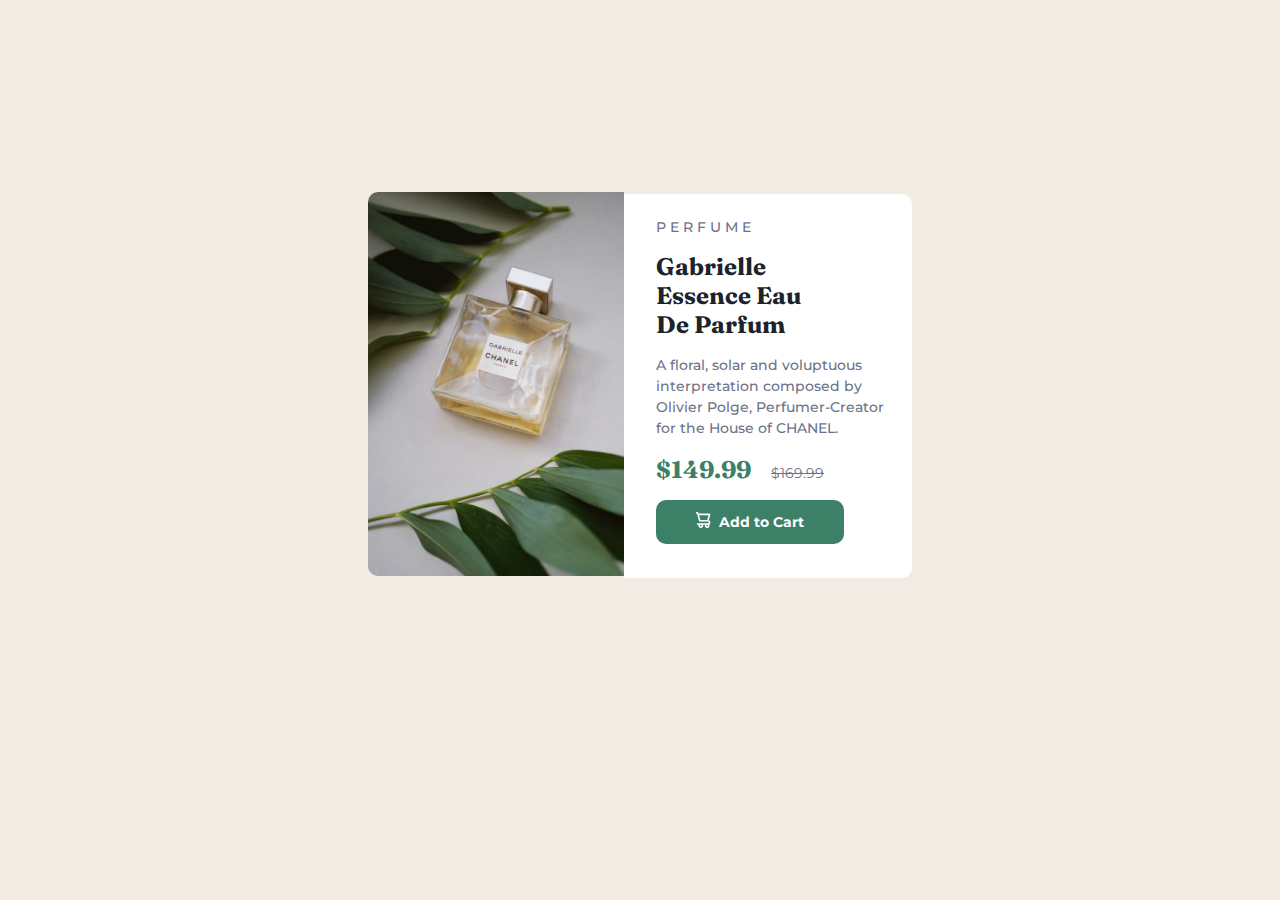
<file: index.html>
<!DOCTYPE html>
<html lang="en">
<head>
  <meta charset="UTF-8">
  <meta name="viewport" content="width=device-width, initial-scale=1.0"> <!-- displays site properly based on user's device -->
  <link rel="stylesheet" href="style.css">
  <link rel="icon" type="image/png" sizes="32x32" href="./images/favicon-32x32.png">
  <link rel="preconnect" href="https://fonts.googleapis.com">
  <link rel="preconnect" href="https://fonts.gstatic.com" crossorigin>
  <link href="https://fonts.googleapis.com/css2?family=Fraunces:ital,opsz,wght@0,9..144,100..900;1,9..144,100..900&family=Montserrat:ital,wght@0,100..900;1,100..900&display=swap" rel="stylesheet">

  <title>Frontend Mentor | Product preview card component</title>

  <!-- Feel free to remove these styles or customise in your own stylesheet 👍 -->
  <style>
    .attribution { font-size: 11px; text-align: center; }
    .attribution a { color: hsl(228, 45%, 44%); }
  </style>
</head>
<body>
  <div class="container">
    <div class="image">
      <img src="images/image-product-desktop.jpg"  class="image1">
    </div>
    
    <div class="product">
      <div class="perfume">PERFUME</div>
  
      <div class="title">Gabrielle Essence Eau De Parfum</div>
    
      <div class="text">A floral, solar and voluptuous interpretation composed by Olivier Polge, 
        Perfumer-Creator for the House of CHANEL.</div>
    
      <div class="price">
       <span class="new "> $149.99</span>
       <span class="old"> $169.99</span> 
    
      </div>
      <button class="button">
         <span ><img src="images/icon-cart.svg" class="image2">
        </span>Add to Cart
      </button > 
    </div>
    
  </div>

  
 
  
</body>
</html>
</file>
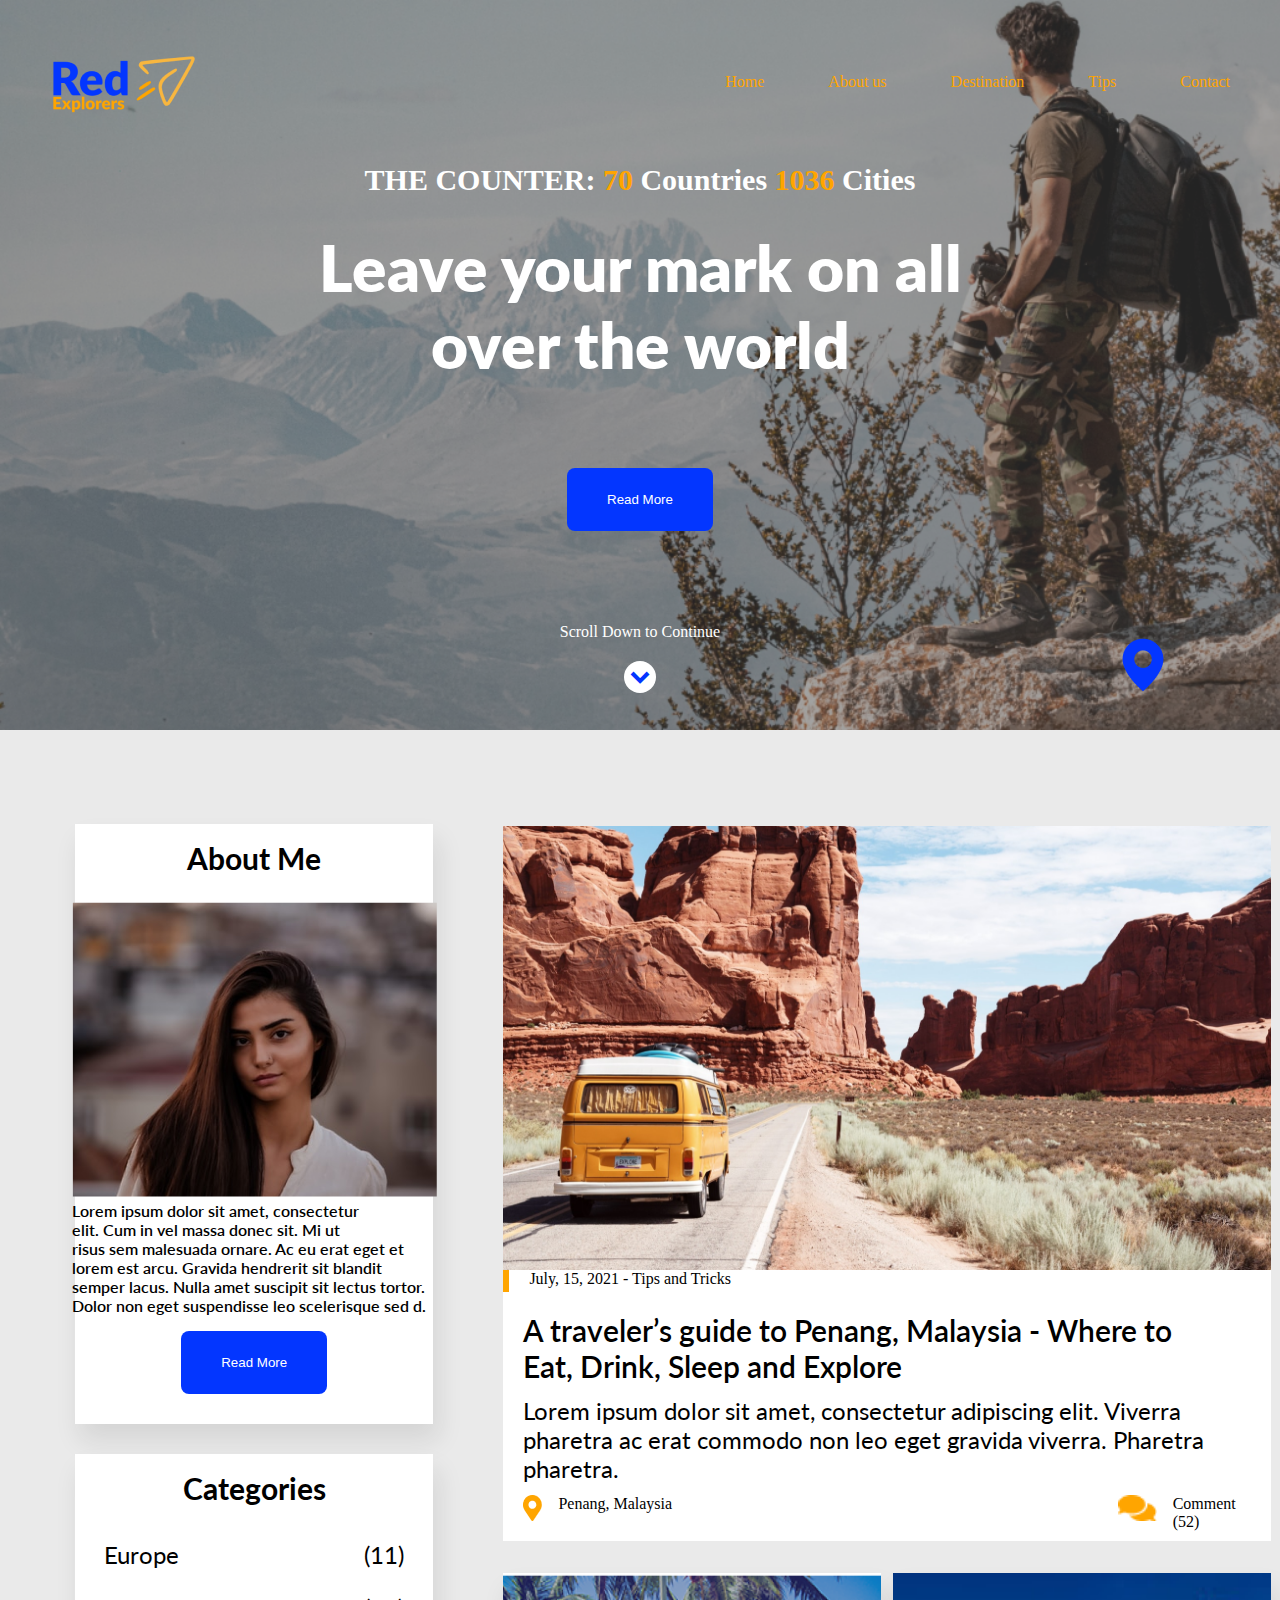
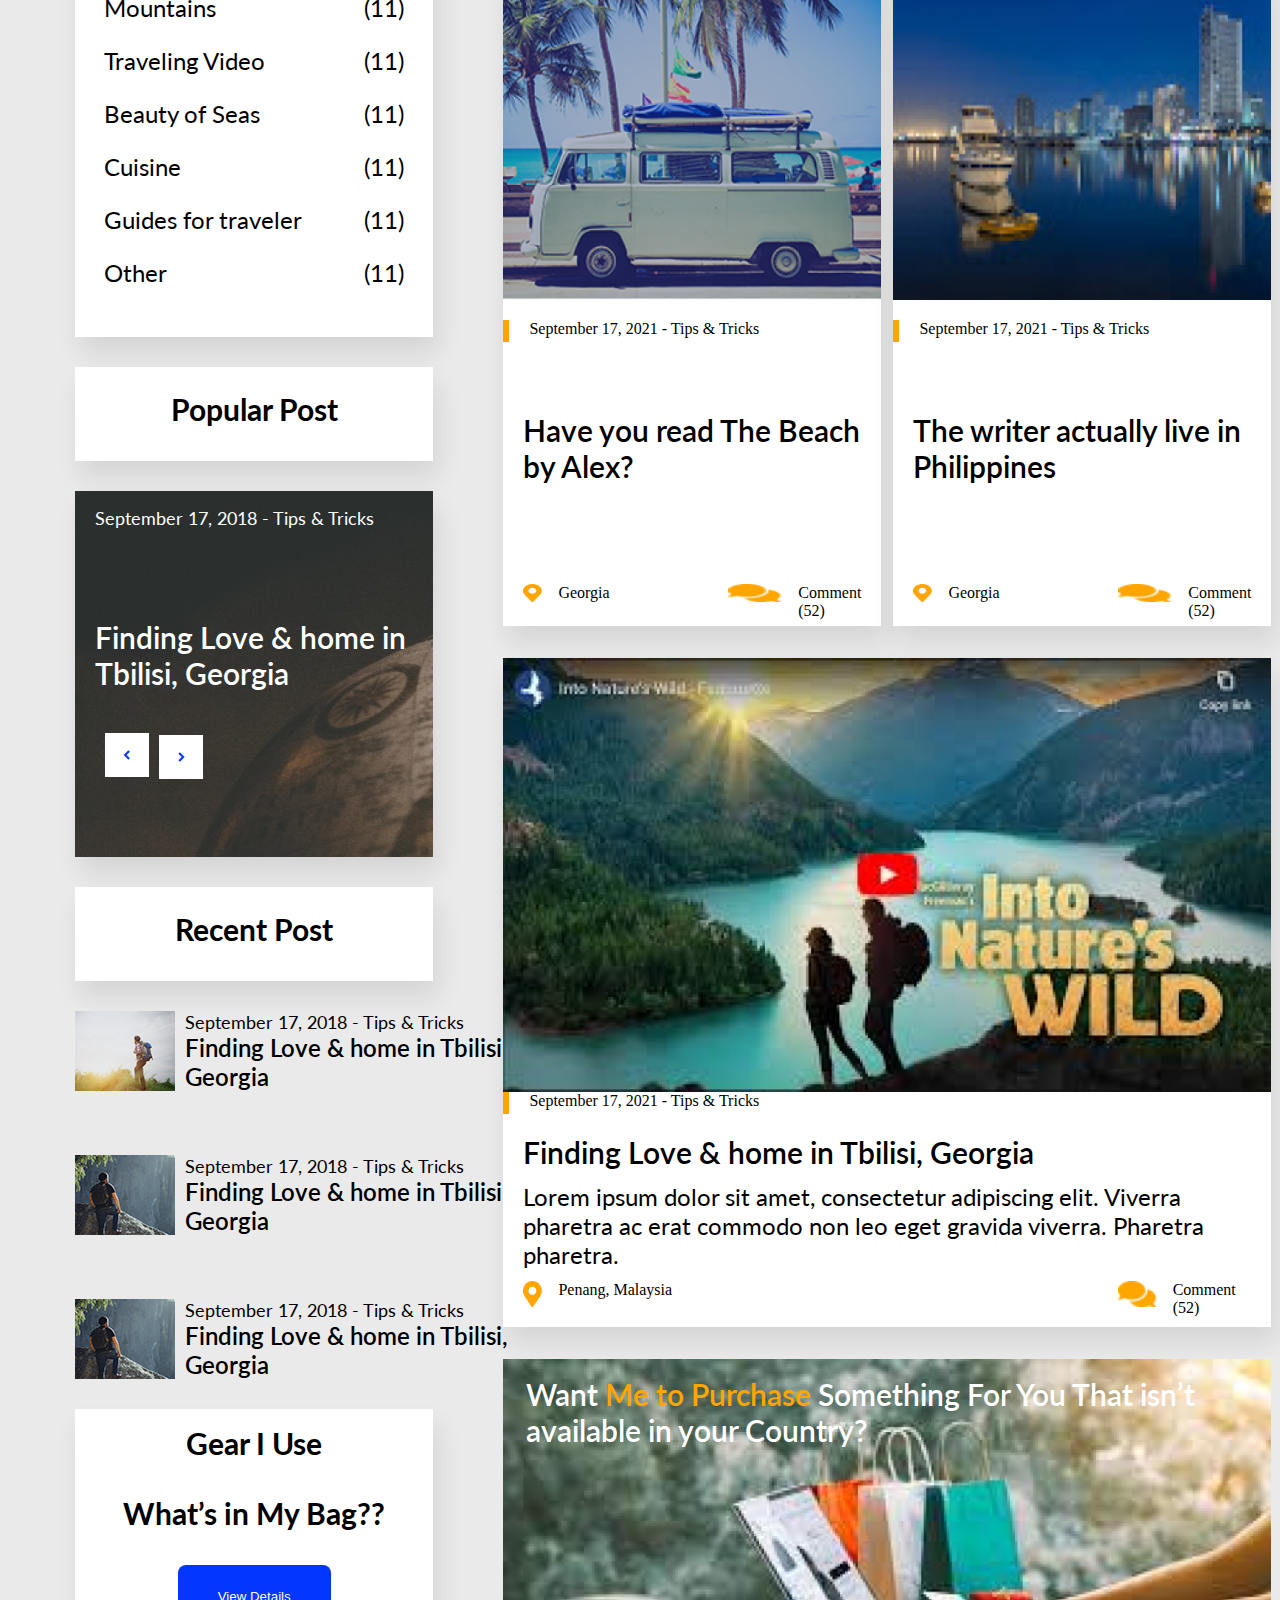
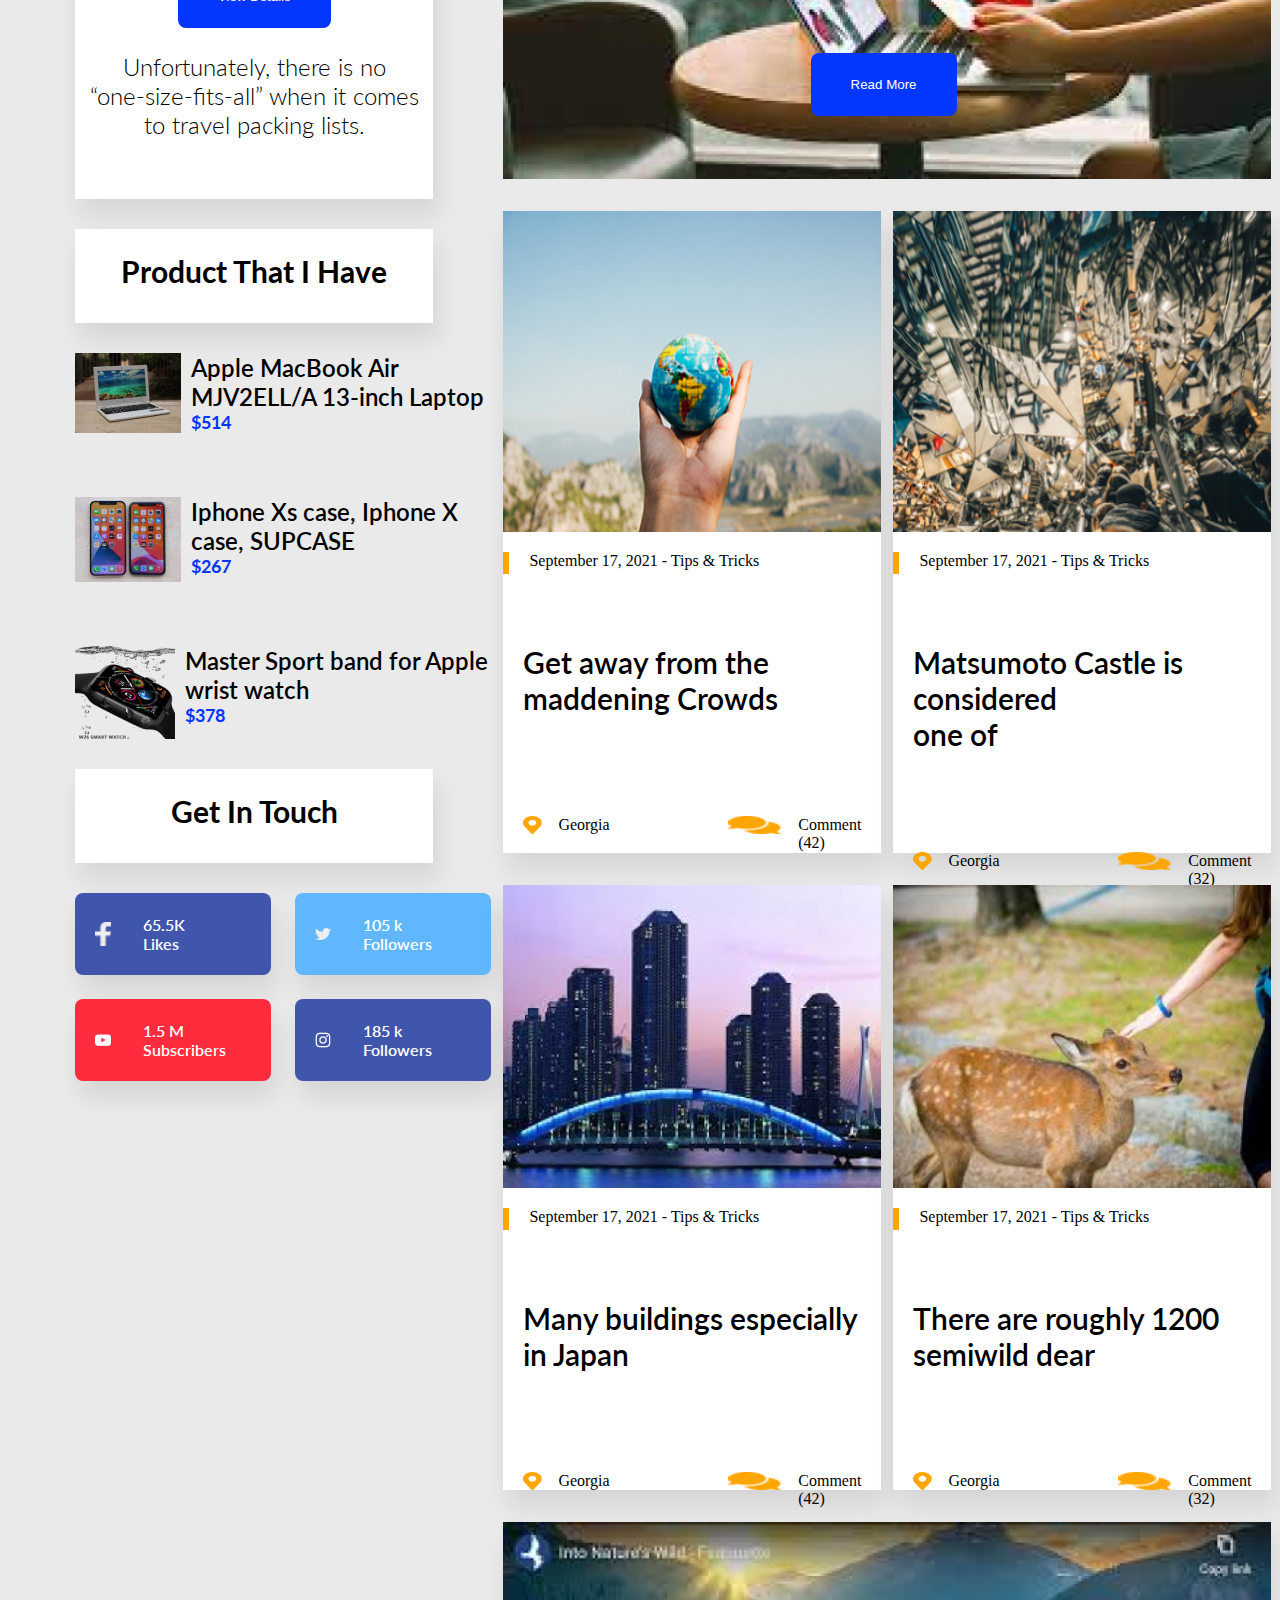
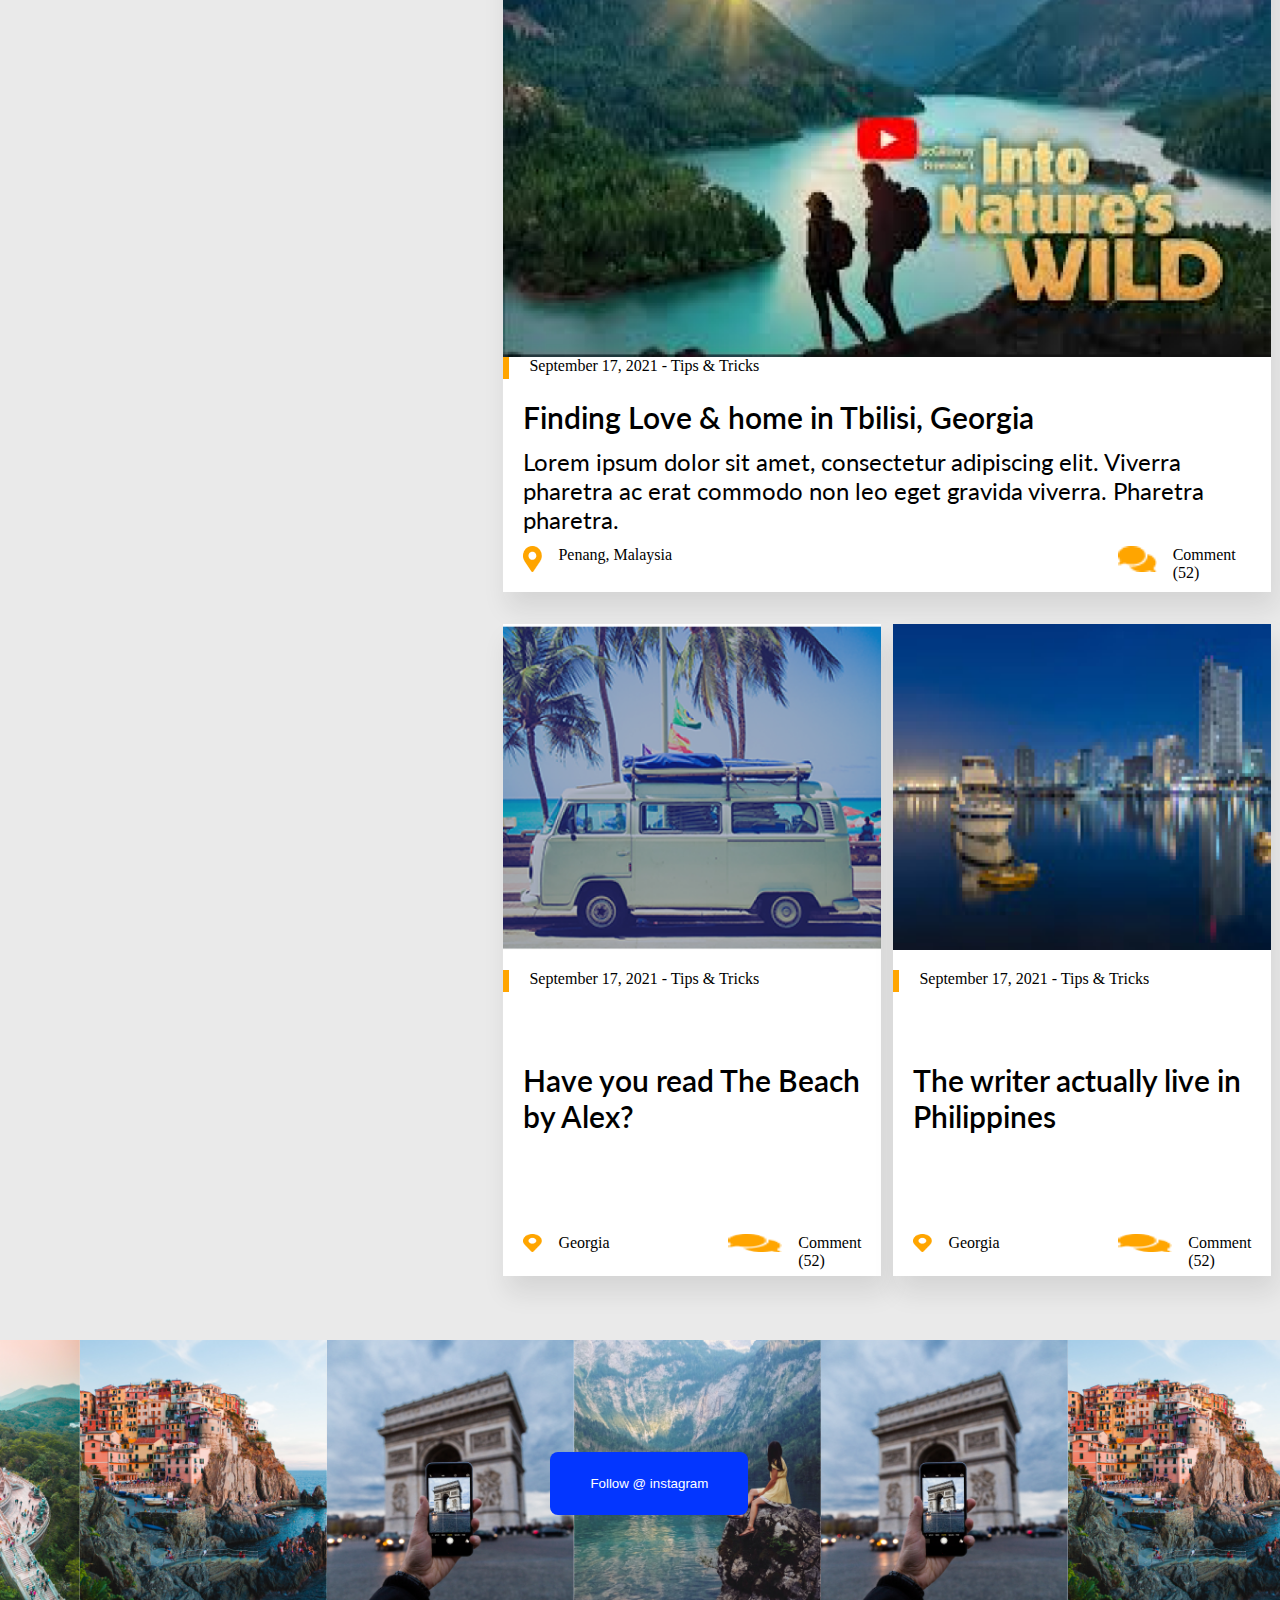
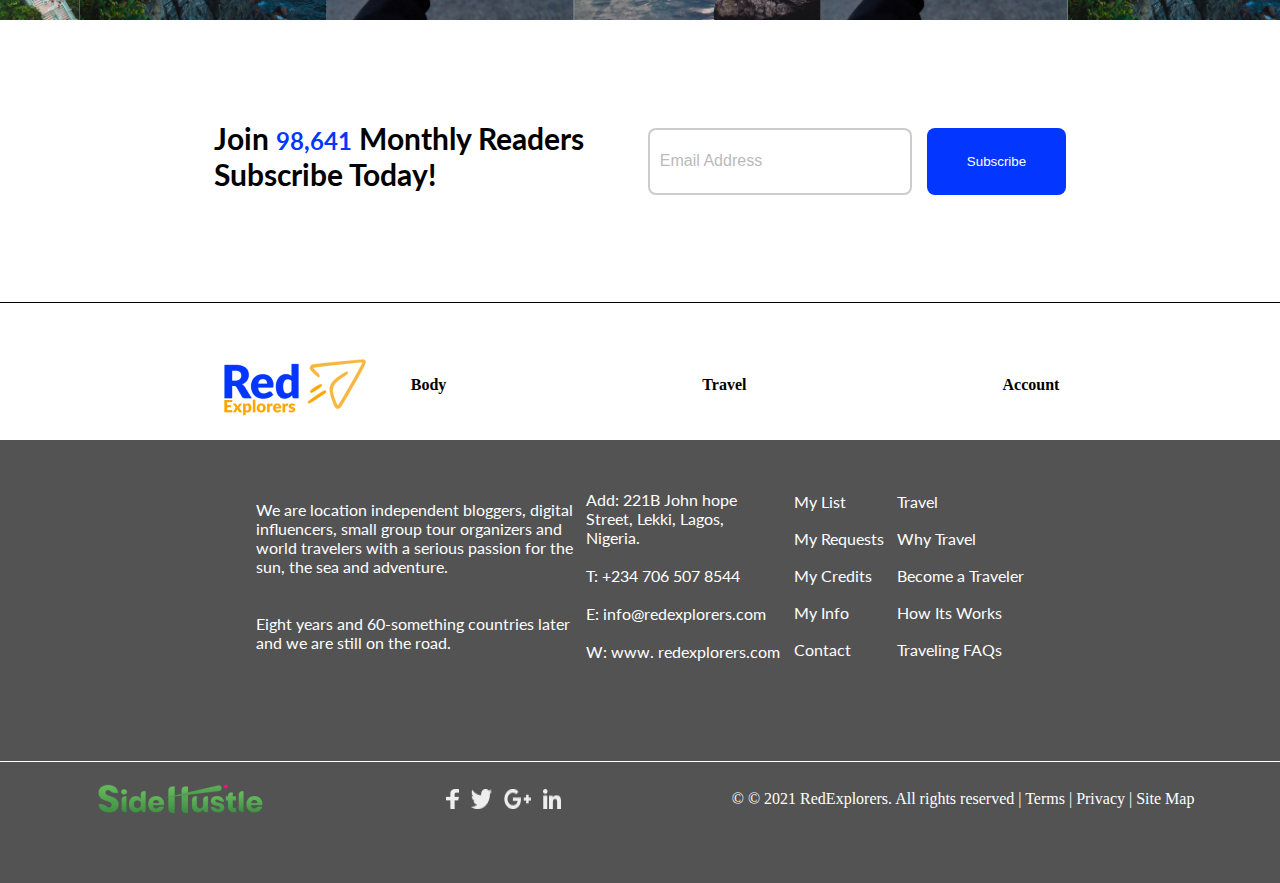
<file: Desktop/first challenge 48/index.html>
<!DOCTYPE html>
<html lang="en">
  <head>
    <meta charset="UTF-8" />
    <meta name="viewport" content="width=device-width, initial-scale=1.0" />
    <link rel="preconnect" href="https://fonts.googleapis.com" />
    <link rel="preconnect" href="https://fonts.gstatic.com" crossorigin />
    <link
      href="https://fonts.googleapis.com/css2?family=Lato:ital,wght@0,100;0,300;0,400;0,700;0,900;1,100;1,300;1,400;1,700;1,900&display=swap"
      rel="stylesheet"
    />
    <link
      href="https://unpkg.com/boxicons@2.1.4/css/boxicons.min.css"
      rel="stylesheet"
    />
    <link rel="stylesheet" href="style.css" />
    <title>Document</title>
  </head>
  <body>
    <div class="first--page">
      <header>
        <img src="stack image/icon/logo red.png" />
        <div class="nav">
          <a href="#home">Home</a>
          <a href="#home">About us</a>
          <a href="#home">Destination</a>
          <a href="#home">Tips</a>
          <a href="#home">Contact</a>
        </div>
      </header>
      
      <section>
        <div class="first-page">
          <p class="intro">
            THE COUNTER: <span class="number">70</span> Countries
            <span class="number">1036</span> Cities
          </p>
          <p class="title">
            Leave your mark on all <br />
            over the world
          </p>
          <button>Read More</button>
                   <div class="scroll-down">
                     <p>Scroll Down to Continue</p>
                    <div class="indique"><i class='bx bxs-chevron-down' style='color:#0336ff' ></i></div>

                   </div>
                   
            <img src="stack image/icon/location.png" alt="" class="location-absolute"> 
        </div>
      </section>
    </div>

    <div class="second--page">
      <div class="aside">
        <div class="card card1">
          <p class="title-aside">About Me</p>
          <div class="author">
            <img src="stack image/image/author.png" alt="author" />
            <p class="loremm">
              Lorem ipsum dolor sit amet, consectetur <br />
              elit. Cum in vel massa donec sit. Mi ut<br />
              risus sem malesuada ornare. Ac eu erat eget et<br />
              lorem est arcu. Gravida hendrerit sit blandit<br />
              semper lacus. Nulla amet suscipit sit lectus tortor.<br />
              Dolor non eget suspendisse leo scelerisque sed d.
            </p>
          </div>
          <button>Read More</button>
        </div>

        <div class="card card2">
          <p class="title-aside">Categories</p>
          <div class="Categories">
            <p class="lorem">Europe</p>
            <p class="lorem">(11)</p>
          </div>
          <div class="Categories">
            <p class="lorem">Mountains</p>
            <p class="lorem">(11)</p>
          </div>
          <div class="Categories">
            <p class="lorem">Traveling Video</p>
            <p class="lorem">(11)</p>
          </div>
          <div class="Categories">
            <p class="lorem">Beauty of Seas</p>
            <p class="lorem">(11)</p>
          </div>
          <div class="Categories">
            <p class="lorem">Cuisine</p>
            <p class="lorem">(11)</p>
          </div>
          <div class="Categories">
            <p class="lorem">Guides for traveler</p>
            <p class="lorem">(11)</p>
          </div>
          <div class="Categories">
            <p class="lorem">Other</p>
            <p class="lorem">(11)</p>
          </div>
        </div>

        <div class="card card3">
          <p class="title-aside">Popular Post</p>
        </div>
        <div class="card card4">
          <div class="author deux">
            <p class="lorem">September 17, 2018 - Tips & Tricks</p>
            <p class="intro-grid">
              Finding Love & home in <br />Tbilisi, Georgia
            </p>
            <div class="chevron-left"><i class="bx bxs-chevron-left"></i></div>
            <div class="chevron-right">
              <i class="bx bxs-chevron-right"></i>
            </div>
          </div>
        </div>
        <div class="card card3">
          <p class="title-aside">Recent Post</p>
        </div>
        <div class="down-recent-post">
          <img
            src="stack image/image/thumbnail/thumbnail (2).png"
            alt="thumbnail"
          />

          <div class="date">
            <p class="lorem">September 17, 2018 - Tips & Tricks</p>
            <p class="intro-grid grid">
              Finding Love & home in Tbilisi,<br />
              Georgia
            </p>
          </div>
        </div>

        <div class="down-recent-post Post">
          <img
            src="stack image/image/thumbnail/thumbnail (3).png"
            alt="thumbnail"
          />

          <div class="date">
            <p class="lorem">September 17, 2018 - Tips & Tricks</p>
            <p class="intro-grid grid">
              Finding Love & home in Tbilisi,<br />
              Georgia
            </p>
          </div>
        </div>
        <div class="down-recent-post Post">
          <img
            src="stack image/image/thumbnail/thumbnail (1).png"
            alt="thumbnail"
          />

          <div class="date">
            <p class="lorem">September 17, 2018 - Tips & Tricks</p>
            <p class="intro-grid grid">
              Finding Love & home in Tbilisi,<br />
              Georgia
            </p>
          </div>
        </div>
        <div class="gear">
          <div class="card card2">
            <p class="title-aside">Gear I Use</p>
            <p class="title-aside">What’s in My Bag??</p>
            <button>View Details</button>
            <p class="title-aside third">
              Unfortunately, there is no <br> “one-size-fits-all” when it comes <br> to
              travel packing lists.
            </p>
          </div>
        </div>
        <div class="card card3">
          <p class="title-aside">Product That I Have</p>
        </div>

        <div class="down-recent-post Posty">
          <img
            src="stack image/image/thumbnail/thumbnail (4).png"
            alt="thumbnail"
          />

          <div class="date">
            <p class="intro-grid grid">
              Apple MacBook Air <br />
              MJV2ELL/A 13-inch Laptop
            </p>
            <p class="lorem">$514</p>
          </div>
        </div>

        <div class="down-recent-post Post Posty">
          <img
            src="stack image/image/thumbnail/thumbnail (5).png"
            alt="thumbnail"
          />

          <div class="date">
            <p class="intro-grid grid">
              Iphone Xs case, Iphone X <br />case, SUPCASE
            </p>
            <p class="lorem">$267</p>
          </div>
        </div>
        <div class="down-recent-post Post Posty">
          <img
            src="stack image/image/thumbnail/thumbnail (6).png"
            alt="thumbnail"
          />

          <div class="date">
            <p class="intro-grid grid">
              Master Sport band for Apple <br />
              wrist watch
            </p>
            <p class="lorem">$378</p>
          </div>
        </div>

        <div class="card card3">
          <p class="title-aside">Get In Touch</p>
        </div>
        <div class="social">
          <div class="facebookk">
            <img
              src="stack image/icon/Vector.png"
              alt="facebook"
              class="facebook"
            />
            <p class="like">65.5K <br />Likes</p>
          </div>

          <div class="facebookk twitter">
            <img
              src="stack image/icon/Vector(1).png"
              alt="facebook"
              class="facebook"
            />
            <p class="like">105 k<br />Followers</p>
          </div>

          <div class="facebookk youtube">
            <img
              src="stack image/icon/Vector(5).png"
              alt="facebook"
              class="facebook"
            />
            <p class="like">1.5 M <br />Subscribers</p>
          </div>

          <div class="facebookk instagram">
            <img
              src="stack image/icon/akar-icons_instagram-fill.png"
              alt="facebook"
              class="facebook"
            />
            <p class="like">185 k <br />Followers</p>
          </div>
        </div>

        
      </div>

      <div class="for-grid1">
        <div class="premier-cadre">
          <img
            src="stack image/image/trip (13).png"
            alt="car"
            class="image-car"
          />
          <div class="July">July, 15, 2021 - Tips and Tricks</div>

          <div class="content">
            <p class="intro-grid">
              A traveler’s guide to Penang, Malaysia - Where to<br />
              Eat, Drink, Sleep and Explore
            </p>
            <p class="lorem">
              Lorem ipsum dolor sit amet, consectetur adipiscing elit.
              Viverra<br />
              pharetra ac erat commodo non leo eget gravida viverra. Pharetra
              <br />
              pharetra.
            </p>

            <div class="bas-de-pge">
              <div class="location">
                <img src="stack image/icon/Vector(3).png" alt="" />
                <p class="Julyy">Penang, Malaysia</p>
              </div>

              <div class="message">
                <img src="stack image/icon/Vector(4).png" alt="" />
                <p class="Julyy">Comment (52)</p>
              </div>
            </div>
          </div>
        </div>

        <div class="twice">
          <div class="part1">
            <img src="stack image/image/trip (4).png" alt="" class="car" />
            <div class="July">September 17, 2021 - Tips & Tricks</div>
            <div class="content">
              <p class="intro-grid">Have you read The Beach<br />by Alex?</p>
              <div class="bas-de-pge">
                <div class="location">
                  <img src="stack image/icon/Vector(3).png" alt="" />
                  <p class="Julyy">Georgia</p>
                </div>

                <div class="message">
                  <img src="stack image/icon/Vector(4).png" alt="" />
                  <p class="Julyy">Comment (52)</p>
                </div>
              </div>
            </div>
          </div>

          <div class="part2">
            <img src="stack image/image/trip (3).png" alt="" />
            <div class="July">September 17, 2021 - Tips & Tricks</div>
            <div class="content">
              <p class="intro-grid">The writer actually live in Philippines</p>
              <div class="bas-de-pge">
                <div class="location">
                  <img src="stack image/icon/Vector(3).png" alt="" />
                  <p class="Julyy">Georgia</p>
                </div>

                <div class="message">
                  <img src="stack image/icon/Vector(4).png" alt="" />
                  <p class="Julyy">Comment (52)</p>
                </div>
              </div>
            </div>
          </div>
        </div>

        <div class="deuxieme-cadre">
          <img
            src="stack image/image/thumbnail/video.png"
            alt="car"
            class="image-car"
          />
          <div class="July">September 17, 2021 - Tips & Tricks</div>

          <div class="content">
            <p class="intro-grid">Finding Love & home in Tbilisi, Georgia</p>
            <p class="lorem">
              Lorem ipsum dolor sit amet, consectetur adipiscing elit.
              Viverra<br />
              pharetra ac erat commodo non leo eget gravida viverra. Pharetra
              <br />
              pharetra.
            </p>

            <div class="bas-de-pge">
              <div class="location">
                <img src="stack image/icon/Vector(3).png" alt="" />
                <p class="Julyy">Penang, Malaysia</p>
              </div>

              <div class="message">
                <img src="stack image/icon/Vector(4).png" alt="" />
                <p class="Julyy">Comment (52)</p>
              </div>
            </div>
          </div>
        </div>

        <div class="premier-cadre">
          <img
            src="stack image/image/trip (5).png"
            alt="car"
            class="image-car"
          />
          <p class="intro">
            Want<span class="number"> Me to Purchase</span> Something For You
            That isn’t available in your Country?
          </p>
          <button>Read More</button>
        </div>

        <div class="twice">
          <div class="part1">
            <img src="stack image/image/trip (6).png" alt="" class="car" />
            <div class="July">September 17, 2021 - Tips & Tricks</div>
            <div class="content">
              <p class="intro-grid">Get away from the maddening Crowds</p>
              <div class="bas-de-pge">
                <div class="location">
                  <img src="stack image/icon/Vector(3).png" alt="" >
                  <p class="Julyy">Georgia</p>
                </div>

                <div class="message">
                  <img src="stack image/icon/Vector(4).png" alt="" />
                  <p class="Julyy">Comment (42)</p>
                </div>
              </div>
            </div>
          </div>

          <div class="part2">
            <img src="stack image/image/trip (7).png" alt="" />
            <div class="July">September 17, 2021 - Tips & Tricks</div>
            <div class="content">
              <p class="intro-grid">Matsumoto Castle is considered <br>one of</p>
              <div class="bas-de-pge">
                <div class="location">
                  <img src="stack image/icon/Vector(3).png" alt="" />
                  <p class="Julyy">Georgia</p>
                </div>

                <div class="message">
                  <img src="stack image/icon/Vector(4).png" alt="" />
                  <p class="Julyy">Comment (32)</p>
                </div>
              </div>
            </div>
          </div>
        </div>

        <div class="twice">
          <div class="part1">
            <img src="stack image/image/trip (8).png" alt="" class="car" />
            <div class="July">September 17, 2021 - Tips & Tricks</div>
            <div class="content">
              <p class="intro-grid">Many buildings especially <br> in Japan</p>
              <div class="bas-de-pge">
                <div class="location">
                  <img src="stack image/icon/Vector(3).png" alt="" />
                  <p class="Julyy">Georgia</p>
                </div>

                <div class="message">
                  <img src="stack image/icon/Vector(4).png" alt="" />
                  <p class="Julyy">Comment (42)</p>
                </div>
              </div>
            </div>
          </div>

          <div class="part2">
            <img src="stack image/image/trip (9).png" alt="" />
            <div class="July">September 17, 2021 - Tips & Tricks</div>
            <div class="content">
              <p class="intro-grid">There are roughly 1200 <br>semiwild dear</p>
              <div class="bas-de-pge">
                <div class="location">
                  <img src="stack image/icon/Vector(3).png" alt="" />
                  <p class="Julyy">Georgia</p>
                </div>

                <div class="message">
                  <img src="stack image/icon/Vector(4).png" alt="" />
                  <p class="Julyy">Comment (32)</p>
                </div>
              </div>
            </div>
          </div>
        </div>

        <div class="deuxieme-cadre">
          <img
            src="stack image/image/thumbnail/video.png"
            alt="car"
            class="image-car"
          />
          <div class="July">September 17, 2021 - Tips & Tricks</div>

          <div class="content">
            <p class="intro-grid">Finding Love & home in Tbilisi, Georgia</p>
            <p class="lorem">
              Lorem ipsum dolor sit amet, consectetur adipiscing elit.
              Viverra<br />
              pharetra ac erat commodo non leo eget gravida viverra. Pharetra
              <br />
              pharetra.
            </p>

            <div class="bas-de-pge">
              <div class="location">
                <img src="stack image/icon/Vector(3).png" alt="" />
                <p class="Julyy">Penang, Malaysia</p>
              </div>

              <div class="message">
                <img src="stack image/icon/Vector(4).png" alt="" />
                <p class="Julyy">Comment (52)</p>
              </div>
            </div>
          </div>
        </div>
        <div class="twice">
          <div class="part1">
            <img src="stack image/image/trip (4).png" alt="" class="car" />
            <div class="July">September 17, 2021 - Tips & Tricks</div>
            <div class="content">
              <p class="intro-grid">Have you read The Beach<br />by Alex?</p>
              <div class="bas-de-pge">
                <div class="location">
                  <img src="stack image/icon/Vector(3).png" alt="" />
                  <p class="Julyy">Georgia</p>
                </div>

                <div class="message">
                  <img src="stack image/icon/Vector(4).png" alt="" />
                  <p class="Julyy">Comment (52)</p>
                </div>
              </div>
            </div>
          </div>

          <div class="part2">
            <img src="stack image/image/trip (3).png" alt="" />
            <div class="July">September 17, 2021 - Tips & Tricks</div>
            <div class="content">
              <p class="intro-grid">The writer actually live in Philippines</p>
              <div class="bas-de-pge">
                <div class="location">
                  <img src="stack image/icon/Vector(3).png" alt="" />
                  <p class="Julyy">Georgia</p>
                </div>

                <div class="message">
                  <img src="stack image/icon/Vector(4).png" alt="" />
                  <p class="Julyy">Comment (52)</p>
                </div>
              </div>
            </div>
          </div>
        </div>
      </div>
    </div>

    <div class="caroussel">
      <img
        src="stack image/image/trip (1).png"
        alt="image"
        class="image-caroussel"
      />
      <img
        src="stack image/image/trip (14).png"
        alt="image"
        class="image-caroussel"
      />
      <img
        src="stack image/image/trip (11).png"
        alt="image"
        class="image-caroussel"
      />
      <img
        src="stack image/image/trip (15).png"
        alt="image"
        class="image-caroussel"
      />
      <img
        src="stack image/image/trip (11).png"
        alt="image"
        class="image-caroussel"
      />
      <img
        src="stack image/image/trip (14).png"
        alt="image"
        class="image-caroussel"
      />
      <img
        src="stack image/image/trip (10).png"
        alt="image"
        class="image-caroussel"
      />
      <button>Follow @ instagram</button>
    </div>
    <div class="down-caroussel">
      <p class="title-aside">
        Join <span class="lorem">98,641</span> Monthly Readers <br />
        Subscribe Today!
      </p>
      <div class="email">
        <input type="email" id="email" placeholder="Email Address" />
        <button>Subscribe</button>
      </div>
    </div>

    <footer>
        <div class="tout-le-footer">
         <div class="top-footer">
             <img src="stack image/icon/logo red.png" />
              <div class="nav">
                 <a href="#home">Body</a>
                 <a href="#home">Travel</a>
                 <a href="#home">Account</a>
              </div>
          </div>
           <div class="footer-container">
             <div class="footer-content">
              <p>
              We are location independent bloggers, digital <br />
              influencers, small group tour organizers and <br />
              world travelers with a serious passion for the <br />
              sun, the sea and adventure. <br />
              <br />
              <br />Eight years and 60-something countries later <br />
              and we are still on the road.
              </p>
          </div>
          <div class="footer-content">
            <p>
              Add: 221B John hope <br />Street, Lekki, Lagos,<br />Nigeria.<br />
              <br />
              T: +234 706 507 8544<br />
              <br />
              E: info@redexplorers.com<br />
              <br />W: www. redexplorers.com
            </p>
          </div>
          <div class="footer-content">
            <p>My List</p>
            <br />
            <p>My Requests</p>
            <br />
            <p>My Credits</p>
            <br />
            <p>My Info</p>
            <br />
            <p>Contact</p>
          </div>
          <div class="footer-content">
             <p>Travel</p>
             <br />
             <p>Why Travel</p>
             <br />
             <p>Become a Traveler</p>
             <br />
             <p>How Its Works</p>
             <br />
             <p>Traveling FAQs</p>
          </div>
         </div>
             

        </div>
      <div class="down-footer">
        <img src="stack image/icon/logo green.png" alt="">
        <div class="reseaux">
            <img src="stack image/icon/Vector.png" alt="">
            <img src="stack image/icon/Vector(1).png" alt="">
            <img src="stack image/icon/Group.png" alt="">
            <img src="stack image/icon/Vector(2).png" alt="">
        </div>
        <p>&copy; © 2021 RedExplorers. All rights reserved   |   Terms   |   Privacy   |   Site Map</p>
      </div>
        
    
    </footer>
  </body>
</html>
</file>
<file: style.css>
*{
   
}
body{
    display: flex;
    background-color:hsl(30, 38%, 92%);
    align-items: center;
    justify-content: center;
   margin: 0;
   position: relative;
    height: 100%;
}
.product{
    background-color: white;
    width: 16rem;
    height: 24rem;
    padding-left: 2rem;
    border-radius: 0px 10px 10px 0px;
    
}
.container{
   
    display: flex;
    position: absolute;
    top: 50%;
    align-items: center;
    justify-content: center;
   margin-top: 12rem;
    
   
}
.perfume{
    letter-spacing: 0.25rem;
    font-family: "Montserrat", serif;
    font-weight: 500;
    color:  hsl(228, 12%, 48%);
    font-size: 14px;
    margin-top: 1.5rem;
}
.title{
    font-weight: 700;
    font-family: "Fraunces", serif;
    font-size: 1.5rem;
    color: hsl(212, 21%, 14%);
    width: 11rem;
    margin-top: 1rem;
}
.text{
    color: hsl(228, 12%, 48%);
    width: 15rem;
    margin-top: 1rem;
    margin-bottom: 1rem;
    font-size: 14px;
    
    font-family: "Montserrat", serif;
    font-weight: 500;
    line-height: 150%;
}
.price{
    margin-bottom: 1rem;
    margin-top: 1rem;
}
.new{
     color: hsl(158, 36%, 37%);
     font-size: 1.5rem;
     font-weight: 700;
    font-family: "Fraunces", serif;
}
.old{
    text-decoration: line-through;
    font-size: 14px;
    color: hsl(228, 12%, 48%);
    border: none;
    font-family: "Montserrat", serif;
    margin-inline-start: 1rem;
}


.button{
    background-color: hsl(158, 36%, 37%);
    border: none;
    padding: 12px 40px;
    gap: 8px;
    background-color: hsl(158, 36%, 37%);
    font-family: "Montserrat", serif;
    display: flex;
    align-items: center;
    color: white;
    font-size: 14px;
    font-weight: 700;
    border-radius: 10px;
}
.button .buton{
    font-size: 18px;
}

.image{
    width: auto;
    height: auto;
}

.image1 {
    width: 16rem;
    height: 24rem;
    border-radius: 10px 0px 0px 10px;
}
.image2{
    font-size: 18px;
}
</file>
<file: Desktop/first challenge 48/style.css>
*{
    margin: 0;
    padding: 0;
}
body{
    background-color: rgb(53, 53, 53, 0.1);
    height: auto;
}
.first--page{
    background-image: url(trip\ \(12\).png);
    background-color: rgba(0, 0, 0, 0.7);
    padding: 50px;
    height: 70vh;
    background-size: cover;
    background-repeat: no-repeat;
}
.location-absolute{
    position: absolute;
    top: 70%;
    right: 8%;
}
.scroll-down{
    color: white;
    font-size: 16px;
    font-weight: 300;
    display: flex;
    align-items: center;
    gap: 20px;
    flex-direction: column;
    margin-top: 60px

}
header{
    
    display: flex;
    align-items: center;
     justify-content: space-between;
}
.nav{
    display: flex;
    gap: 4rem;
}
a{
    color: #ffa500;
    text-decoration: none;
}

.intro{
    color: white;*/
    font-family: "Lato", serif;
  font-weight: 600;
  font-size: 30px;
}
.number{
    color: #ffa500;
}
.title{
    font-family: "Lato", serif;
    font-weight: 800;
    font-size: 64px;
    color: white;
    text-align: center;
    
}
button{
  padding: 24px 40px;
  border: none;
  color: white;
  background-color: #0336ff;
  border-radius: 8px;
}
.first-page button{
    margin-top: 4em;
}
.indique{
    font-size: 32px;
    width: 32px;
    height: 32px;
    background-color: white;
    border-radius: 50px;
    text-align: center;
    align-items: center;
    justify-content: center;
}
.first-page{
display: flex;
flex-direction: column;
justify-content: center;
align-items: center;
gap: 2rem;
width: 100%;
height: 70vh;
}







/*deuxieme page*/
.second--page{
   display: flex;
   height: auto;
   width: 100%;
   margin-bottom: 4rem;
   margin-top: 4rem;
 
}
.for-grid1{
width: 60%;
height: auto;


background-size: cover;
background-repeat: no-repeat;
}
.premier-cadre{
    background-color: white;
    position: relative;
    margin-top: 32px;
}
.premier-cadre .intro{
    position: absolute;
    top: 4%;
    left: 3%;
    font-family: "Lato", serif;
  font-weight: 600;
  font-size: 30px;
}
.image-car{
   width: 100%;
   height: auto;
   display: block;
}

.Julyy{
    font-weight: 400;
}
.July{
    font-weight: 400;
    padding-left: 20px;
    border-left: #ffa500 solid 6px;
    padding-bottom: 4px;
}
.intro-grid{
    font-family: "Lato", serif;
    font-weight: 600;
    font-size: 30px;
    margin-bottom: 12px;
}
.lorem{
    font-family: "Lato", serif;
    font-weight: 400;
    font-size: 24px;
}
.location{
    display: flex;
    gap: 1rem;
}
.message{
    display: flex;
    gap: 1rem;
}
.bas-de-pge{
    display: flex;
    justify-content: space-between;
    margin-top: 12px;
   
}
.content{
    padding: 20px;
    gap: 1rem;
    
}
.twice{
    display:flex;
    margin-top: 32px;
   justify-content: space-around;
   
}
.twice .part2{
    margin-left: 12px;
    background-color: white;
    box-shadow: 5px 16px 24px  rgba(31, 29, 29, 0.1);
    width: 50%;
    height: auto;
    position: relative;
}
.twice .part1 img{
    width: 100%;
    height: 50%;
    
}
.twice .part2 img{
    width: 100%;
    height: 50%;
    
}
.twice .part1{
    background-color: white;
    box-shadow: 5px 16px 24px  rgba(31, 29, 29, 0.1);
    width: 50%;
    position: relative;
    object-fit: cover;
}
.car{
    width: 379px;
    height: 271px;
}
.twice .intro-grid{
    font-family: "Lato", serif;
    font-weight: 600;
    font-size: 30px;
    margin-bottom: 100px;
    margin-top: 50px;
}
.twice .July{
    margin-top: 16px;
}
.deuxieme-cadre{
    margin-top: 32px;
    background-color: white;
    box-shadow: 5px 16px 24px  rgba(31, 29, 29, 0.1);
}
.deuxieme-cadre .lorem{
    margin-bottom: 12px;
}
.premier-cadre button{
    position: absolute;
    top: 70%;
    left: 40%;
    box-shadow: 5px 16px 24px  rgba(31, 29, 29, 0.1);
    
} 

/*aside*/
.aside{
    width: 28%;
    padding: 30px 70px 50px 75px; 
}

.card{
 display: flex;
  width: auto;
  height: auto;
  background-color:white;
  align-items: center;
  flex-direction: column;
  gap: 16px;
  padding: 0px 0px 30px;
  box-shadow: 5px 16px 24px  rgba(31, 29, 29, 0.1);
   padding-top: 1rem;
   
}
.aside .card1{
    background-color: white;
    padding-top: 1rem;
    

}
.title-aside{
    font-family: "Lato", serif;
    font-weight: 700;
    font-size: 30px;
    padding-bottom: 10px;
    
}
.loremm{
    font-size: 1rem;
    font-family: "Lato", serif;
    font-weight: 600;
}
.Categories{
    display: flex;
 
    justify-content: space-between;
    width: 300px;
}
.aside .card2{
    margin-top: 30px;
    padding-bottom: 50px;
    gap: 24px;
}

.chevron-left{
    color: #0336ff;
    background-color: white;
    width: 44px;
    height: 44px;
    align-items: center;
    display: flex;
    justify-content: center;
    margin: 30px 10px 80px 30px;
    float: left;
   
}
.chevron-right{
    color: #0336ff;
    background-color: white;
    width: 44px;
    height: 44px;
    align-items: center;
    display: flex;
    justify-content: center;
    margin-left: 10px;
    margin-top: 44px;
      
  }
  .deux {
    background-image: url(header.png);
    width: 100%;
    height: 100%;
    object-fit: cover;
    
    
    
  }
.author .lorem{
    font-size: 18px;
    color: white;
     padding-left: 20px;
     padding-top: 16px;
}
.author .intro-grid{
    color: white;
    margin-top: 90px;
    padding-left: 20px;

}
.card3{
    padding: 24px 30px 24px;
    margin: 30px 0px;
}
.card4{
    padding: 0px ;
}
.down-recent-post{
    display: flex;
    gap: 10px;
    width: 520px;
    
}
.down-recent-post .lorem{
    font-size: 18px;
    color: black;
}
.down-recent-post .img{
    width: 100%;
    height: auto;
}
.Post{
    margin-top: 4rem;
}
.down-recent-post .grid{
    margin-bottom: 0;
    font-size: 24px;
}
.gear .third{
    font-weight: 300;
    text-align: center;
    font-size: 24px;
}
.Posty .date .lorem{
    color: #0336ff;
    font-weight: 700;
}

.social{
  display: flex;
  width: 420px;
  gap: 24px;
  flex-wrap: wrap;
 
}
.facebookk{
  background-color: #4056ac;
  width: 144px;
  display: flex;
  align-items: center;
  border-radius: 8px;
  padding:16px 32px 16px 20px ;
  gap: 32px;
  height: 50px;
  box-shadow: 5px 16px 24px  rgba(31, 29, 29, 0.1);
}

.facebook{
    width: 16px;
}
.like{
    color: white;
    font-weight: 600;
    font-size: 16px;
    font-family: "Lato", serif;
}
.twitter{
    background-color:#60b7fe;
}
.youtube{
    background-color: #fe2c3c;
}
.caroussel{
    display: flex;
    width: 100%;
    position: relative;
}

.image-caroussel{
      width: 260px;
      display: block;
      height: 280px;
}
.caroussel button{
    position: absolute;
    top: 40%;
    left: 43%;

}
.down-caroussel .lorem{
    color: #0336ff;
    font-weight: 700;
}
input{
    width: 250px;
    height: 63px;
    padding-left: 10px;
    border-radius: 8px;
    border: 2px solid rgba(0, 0, 0,0.2) ;
    font-size: 16px;
    color: #535353;
}
input::placeholder{
    opacity: 0.5;
}
.email{
    display: flex;
    gap: 15px;
}
.down-caroussel{
    display: flex;
    gap: 4rem;
    padding: 100px 50px;
    align-items: center;
    justify-content: center;
    background-color: white;
    border-bottom: solid 1px black;
}
.top-footer{
    display: flex;
    justify-content: space-around;
    align-items: center;
    padding: 50px 200px 24px 200px;
    background-color: white;

}
.top-footer .nav{
    gap: 16rem;
} 
.top-footer .nav a{
    color: black;
    font-weight: 700;
    font-size: 16px;
}
.footer-container{
    display: flex;
    justify-content: space-around;
    align-items: center;
    padding: 50px 250px 100px 250px;
    gap: 1px;
    background-color: #535353;
}
.footer-container p{
    color: white;
    font-size: 16px;
    font-family: "Lato", serif;

}
.tout-le-footer{
    width: auto;
    border-bottom: solid 1px white;
    display: flex;
    flex-direction: column;
    justify-content: space-around;
}
.reseaux{
    display: flex;
    gap: 12px;
  
}

.down-footer p{
  color: white;
}
.down-footer{
    display: flex;
    justify-content: space-around;
    align-items: center;
    padding-bottom: 4rem;
    padding-top: 1rem;
    background-color: #535353;
}
</file>
